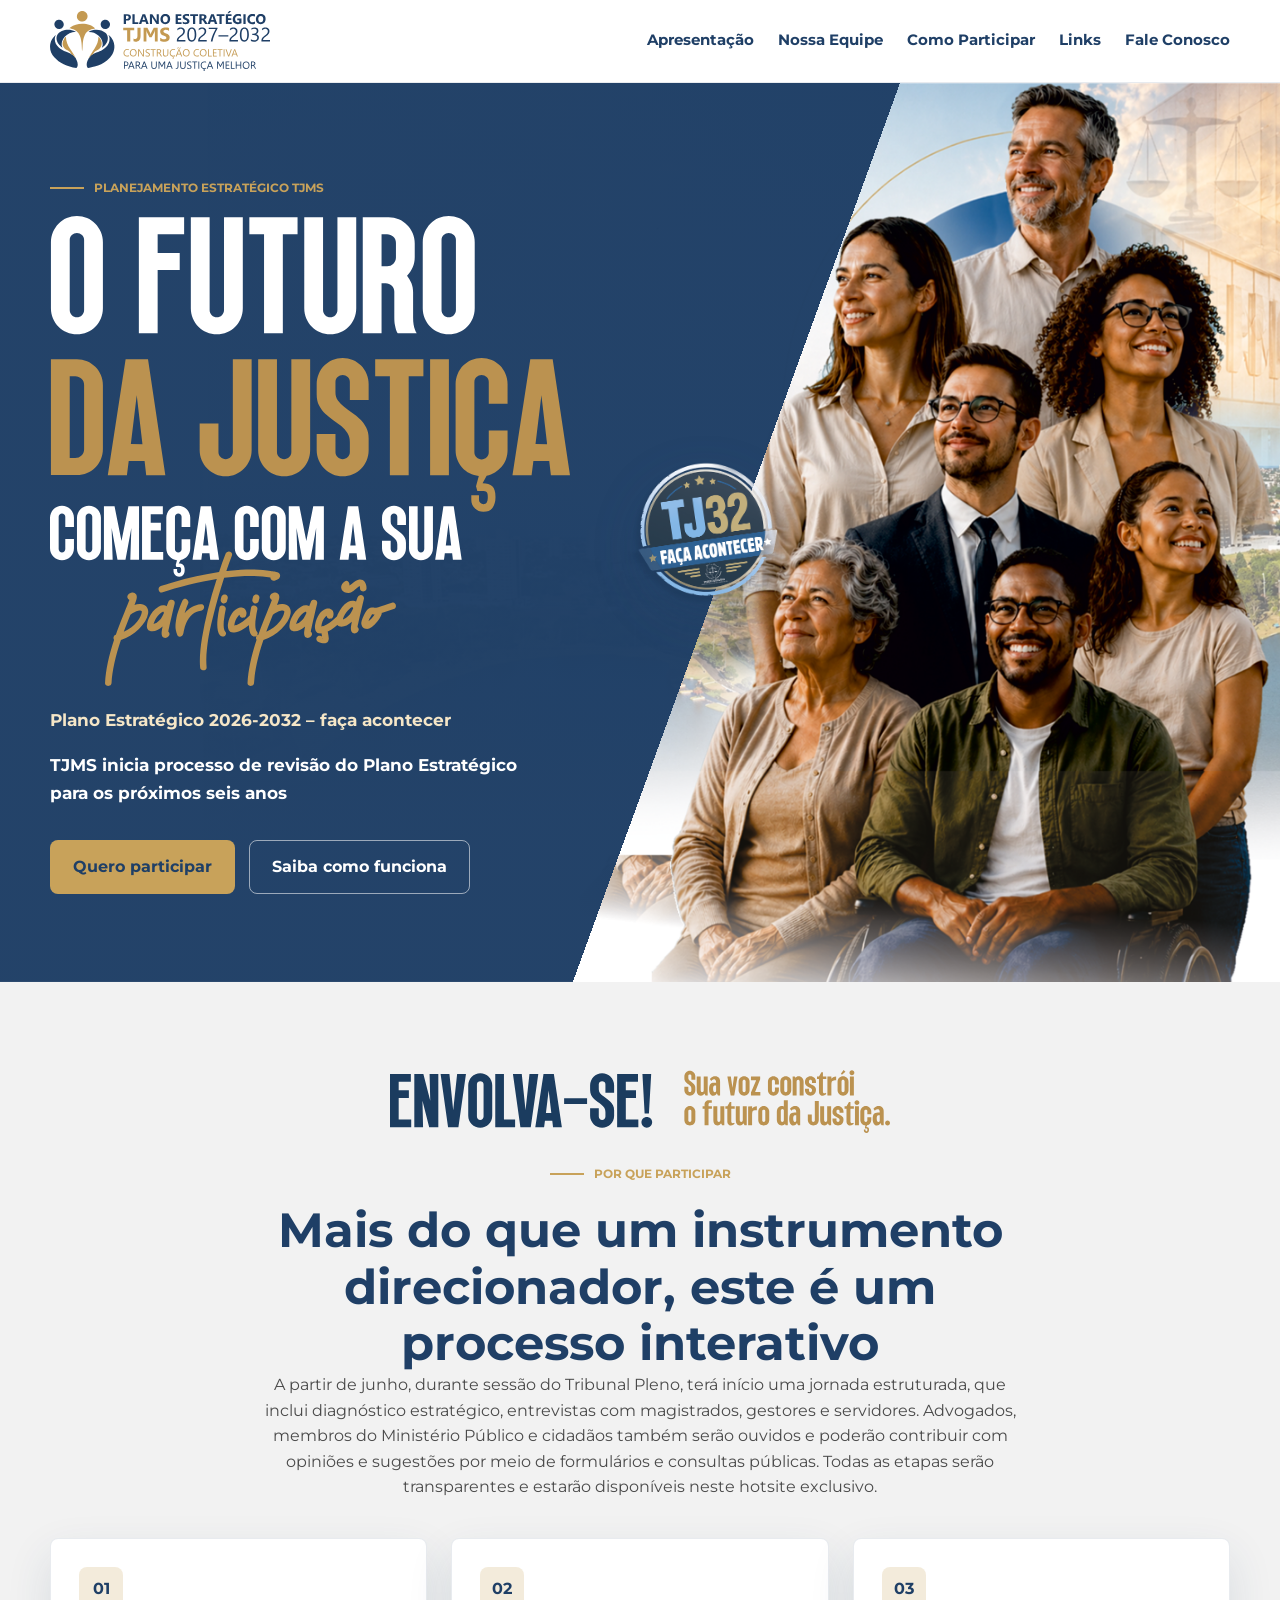
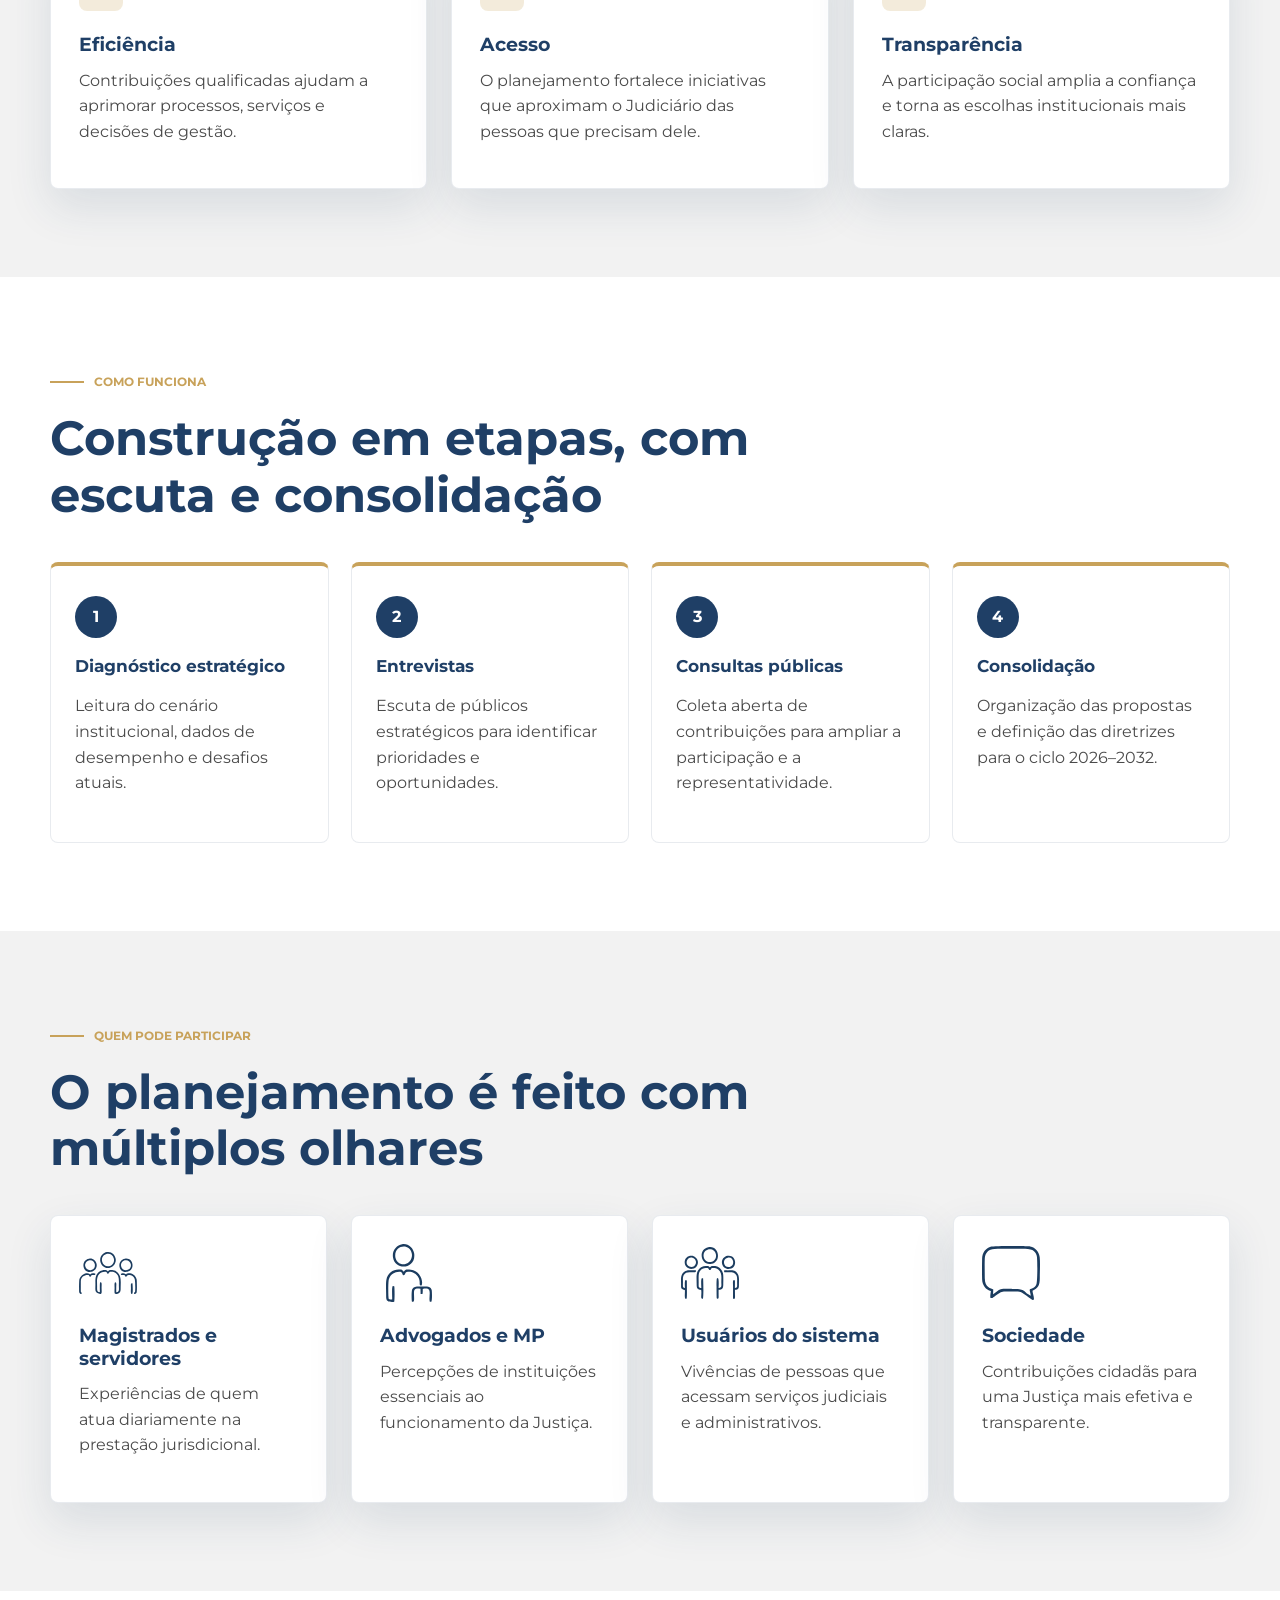
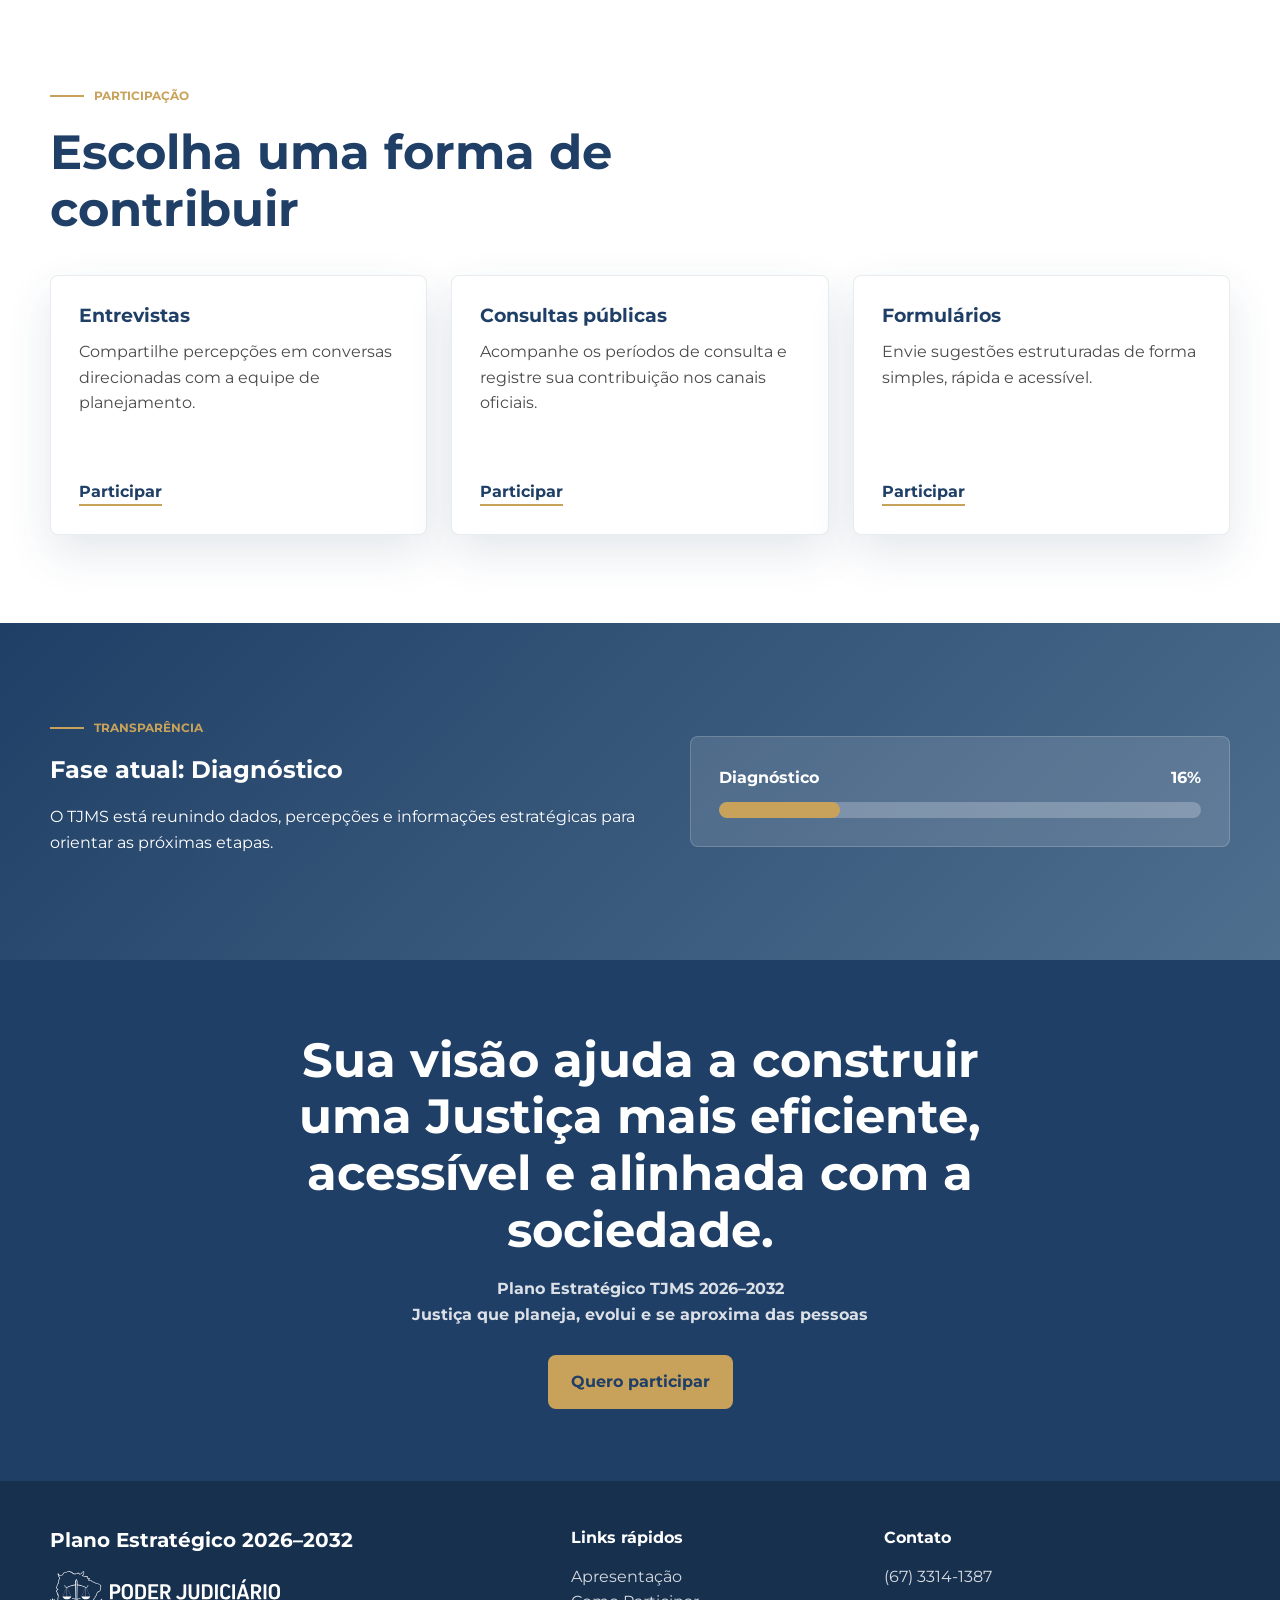
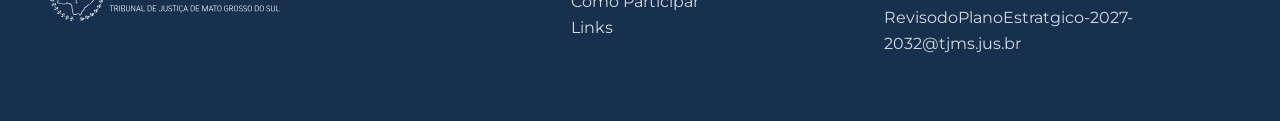
<file: index.html>
<!DOCTYPE html>
<html lang="pt-BR">
<head>
  <meta charset="UTF-8">
  <meta name="viewport" content="width=device-width, initial-scale=1.0">
  <meta name="description" content="Hotsite do Plano Estratégico 2026–2032 do Tribunal de Justiça de Mato Grosso do Sul.">
  <title>Plano Estratégico 2026–2032 | TJMS</title>
  <link rel="preconnect" href="https://fonts.googleapis.com">
  <link rel="preconnect" href="https://fonts.gstatic.com" crossorigin>
  <link href="https://fonts.googleapis.com/css2?family=Montserrat:wght@400;700&display=swap" rel="stylesheet">
  <link rel="stylesheet" href="style.css">
</head>
<body>
  <header class="site-header" id="topo">
    <nav class="navbar container" aria-label="Navegação principal">
      <a class="brand" href="index.html" aria-label="Página inicial do Plano Estratégico TJMS">
        <img class="brand-logo" src="imagens/logo-planejamento-estrategido0.svg" alt="Plano Estratégico TJMS 2026–2032">
      </a>
      <button class="menu-toggle" type="button" aria-label="Abrir menu" aria-expanded="false" aria-controls="main-menu">
        <span></span>
        <span></span>
        <span></span>
      </button>
      <ul class="nav-menu" id="main-menu">
        <li><a href="apresentacao.html">Apresentação</a></li>
        <li><a href="nossa-equipe.html">Nossa Equipe</a></li>
        <li><a href="como-participar.html">Como Participar</a></li>
        <li><a href="links.html">Links</a></li>
        <li><a href="contato.html">Fale Conosco</a></li>
      </ul>
    </nav>
  </header>

  <main>
    <section class="hero section">
      <div class="container hero-grid">
        <div class="hero-copy">
          <span class="eyebrow">Planejamento Estratégico TJMS</span>
          <h1 class="hero-title-image">
            <img src="imagens/texto-futuro0.svg" alt="O futuro do Judiciário começa com a sua participação">
            <img class="hero-seal" src="imagens/selo-tj32.webp" alt="" aria-hidden="true">
          </h1>
          <p class="hero-subtitle">Plano Estratégico 2026-2032 – faça acontecer</p>
          <p class="hero-lead">TJMS inicia processo de revisão do Plano Estratégico<br> para os próximos seis anos</p>
          
          <div class="hero-actions">
            <a class="btn btn-primary" href="como-participar.html">Quero participar</a>
            <a class="btn btn-secondary" href="#como-funciona">Saiba como funciona</a>
          </div>
        </div>
      </div>
    </section>

    <section class="section importance" aria-labelledby="importancia-title">
      <div class="container">
        <div class="section-heading section-heading-centered">
          <img class="section-heading-icon" src="imagens/ico-envolva-se0.svg" alt="" aria-hidden="true">
          <span class="eyebrow">Por que participar</span>
          <h2 id="importancia-title">Mais do que um instrumento direcionador, este é um processo interativo</h2>
          <p>A partir de junho, durante sessão do Tribunal Pleno, terá início uma jornada estruturada, que inclui diagnóstico estratégico, entrevistas com magistrados, gestores e servidores. Advogados, membros do Ministério Público e cidadãos também serão ouvidos e poderão contribuir com opiniões e sugestões por meio de formulários e consultas públicas. Todas as etapas serão transparentes e estarão disponíveis neste hotsite exclusivo.</p>
        </div>
        <div class="feature-grid three">
          <article class="feature-card">
            <span class="feature-icon">01</span>
            <h3>Eficiência</h3>
            <p>Contribuições qualificadas ajudam a aprimorar processos, serviços e decisões de gestão.</p>
          </article>
          <article class="feature-card">
            <span class="feature-icon">02</span>
            <h3>Acesso</h3>
            <p>O planejamento fortalece iniciativas que aproximam o Judiciário das pessoas que precisam dele.</p>
          </article>
          <article class="feature-card">
            <span class="feature-icon">03</span>
            <h3>Transparência</h3>
            <p>A participação social amplia a confiança e torna as escolhas institucionais mais claras.</p>
          </article>
        </div>
      </div>
    </section>

    <section class="section timeline-section" id="como-funciona" aria-labelledby="timeline-title">
      <div class="container">
        <div class="section-heading">
          <span class="eyebrow">Como funciona</span>
          <h2 id="timeline-title">Construção em etapas, com escuta e consolidação</h2>
        </div>
        <ol class="timeline">
          <li>
            <span>1</span>
            <h3>Diagnóstico estratégico</h3>
            <p>Leitura do cenário institucional, dados de desempenho e desafios atuais.</p>
          </li>
          <li>
            <span>2</span>
            <h3>Entrevistas</h3>
            <p>Escuta de públicos estratégicos para identificar prioridades e oportunidades.</p>
          </li>
          <li>
            <span>3</span>
            <h3>Consultas públicas</h3>
            <p>Coleta aberta de contribuições para ampliar a participação e a representatividade.</p>
          </li>
          <li>
            <span>4</span>
            <h3>Consolidação</h3>
            <p>Organização das propostas e definição das diretrizes para o ciclo 2026–2032.</p>
          </li>
        </ol>
      </div>
    </section>

    <section class="section audience" aria-labelledby="audience-title">
      <div class="container">
        <div class="section-heading">
          <span class="eyebrow">Quem pode participar</span>
          <h2 id="audience-title">O planejamento é feito com múltiplos olhares</h2>
        </div>
        <div class="feature-grid four">
          <article class="compact-card">
            <img class="audience-icon" src="imagens/ico-magistrados0.svg" alt="" aria-hidden="true">
            <h3>Magistrados e servidores</h3>
            <p>Experiências de quem atua diariamente na prestação jurisdicional.</p>
          </article>
          <article class="compact-card">
            <img class="audience-icon" src="imagens/ico-advogados0.svg" alt="" aria-hidden="true">
            <h3>Advogados e MP</h3>
            <p>Percepções de instituições essenciais ao funcionamento da Justiça.</p>
          </article>
          <article class="compact-card">
            <img class="audience-icon" src="imagens/ico-usuarios0.svg" alt="" aria-hidden="true">
            <h3>Usuários do sistema</h3>
            <p>Vivências de pessoas que acessam serviços judiciais e administrativos.</p>
          </article>
          <article class="compact-card">
            <img class="audience-icon" src="imagens/ico-cidadaos0.svg" alt="" aria-hidden="true">
            <h3>Sociedade</h3>
            <p>Contribuições cidadãs para uma Justiça mais efetiva e transparente.</p>
          </article>
        </div>
      </div>
    </section>

    <section class="section participation" aria-labelledby="participacao-title">
      <div class="container">
        <div class="section-heading">
          <span class="eyebrow">Participação</span>
          <h2 id="participacao-title">Escolha uma forma de contribuir</h2>
        </div>
        <div class="feature-grid three">
          <article class="action-card">
            <h3>Entrevistas</h3>
            <p>Compartilhe percepções em conversas direcionadas com a equipe de planejamento.</p>
            <a class="text-link" href="como-participar.html">Participar</a>
          </article>
          <article class="action-card">
            <h3>Consultas públicas</h3>
            <p>Acompanhe os períodos de consulta e registre sua contribuição nos canais oficiais.</p>
            <a class="text-link" href="como-participar.html">Participar</a>
          </article>
          <article class="action-card">
            <h3>Formulários</h3>
            <p>Envie sugestões estruturadas de forma simples, rápida e acessível.</p>
            <a class="text-link" href="como-participar.html">Participar</a>
          </article>
        </div>
      </div>
    </section>

    <section class="section progress-section" aria-labelledby="progress-title">
      <div class="container">
        <div class="progress-box">
          <div>
            <span class="eyebrow">Transparência</span>
            <h2 id="progress-title">Fase atual: Diagnóstico</h2>
            <p>O TJMS está reunindo dados, percepções e informações estratégicas para orientar as próximas etapas.</p>
          </div>
          <div class="progress-area" data-progress="25" aria-label="Progresso do plano: etapa de diagnóstico">
            <div class="progress-meta">
              <span>Diagnóstico</span>
              <strong class="progress-value">0%</strong>
            </div>
            <div class="progress-bar">
              <span></span>
            </div>
          </div>
        </div>
      </div>
    </section>

    <section class="final-cta">
      <div class="container">
        <h2>Sua visão ajuda a construir uma Justiça mais eficiente, acessível e alinhada com a sociedade.</h2>
        <p>Plano Estratégico TJMS 2026–2032<br>Justiça que planeja, evolui e se aproxima das pessoas</p>
        <a class="btn btn-primary" href="como-participar.html">Quero participar</a>
      </div>
    </section>
  </main>

  <footer class="site-footer">
    <div class="container footer-grid">
      <div>
        <h2>Plano Estratégico 2026–2032</h2>
        <img class="footer-logo" src="imagens/logo-tjms0.svg" alt="Tribunal de Justiça de Mato Grosso do Sul">
      </div>
      <div>
        <h3>Links rápidos</h3>
        <ul>
          <li><a href="apresentacao.html">Apresentação</a></li>
          <li><a href="como-participar.html">Como Participar</a></li>
          <li><a href="links.html">Links</a></li>
        </ul>
      </div>
      <div>
        <h3>Contato</h3>
        <p>(67) 3314-1387</p>
        <p><a href="mailto:RevisodoPlanoEstratgico-2027-2032@tjms.jus.br">RevisodoPlanoEstratgico-2027-2032@tjms.jus.br</a></p>
      </div>
    </div>
  </footer>

  <script src="script.js"></script>
</body>
</html>
</file>
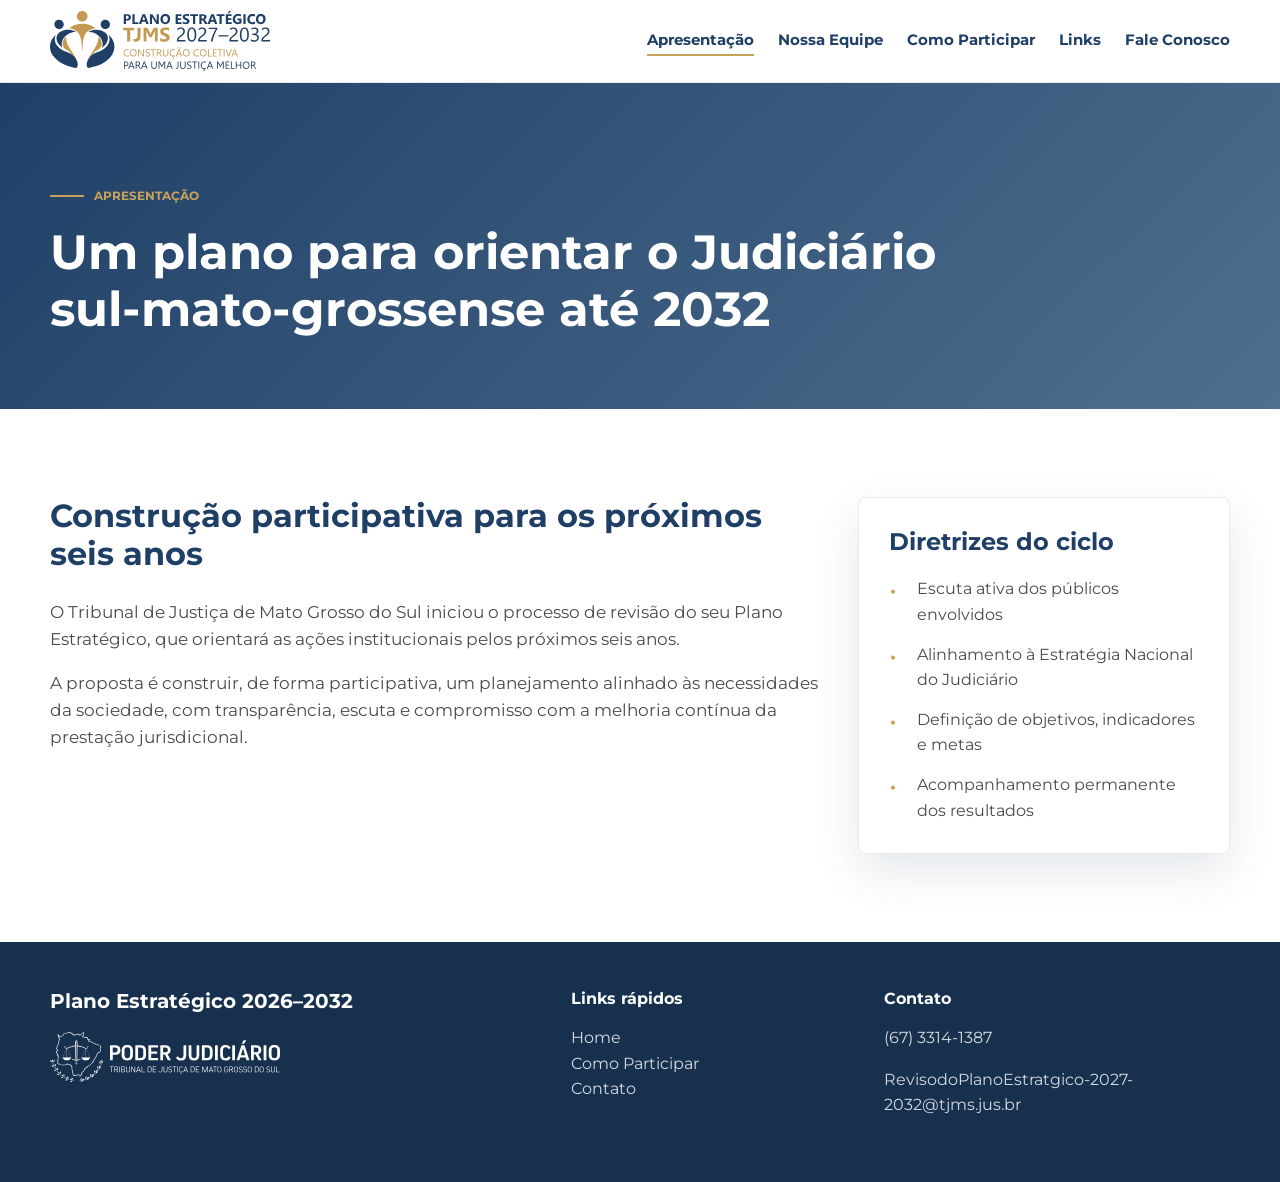
<file: apresentacao.html>
<!DOCTYPE html>
<html lang="pt-BR">
<head>
  <meta charset="UTF-8">
  <meta name="viewport" content="width=device-width, initial-scale=1.0">
  <meta name="description" content="Apresentação institucional do Plano Estratégico 2026–2032 do TJMS.">
  <title>Apresentação | Plano Estratégico 2026–2032 TJMS</title>
  <link rel="preconnect" href="https://fonts.googleapis.com">
  <link rel="preconnect" href="https://fonts.gstatic.com" crossorigin>
  <link href="https://fonts.googleapis.com/css2?family=Montserrat:wght@400;700&display=swap" rel="stylesheet">
  <link rel="stylesheet" href="style.css">
</head>
<body>
  <header class="site-header" id="topo">
    <nav class="navbar container" aria-label="Navegação principal">
      <a class="brand" href="index.html" aria-label="Página inicial do Plano Estratégico TJMS"><img class="brand-logo" src="imagens/logo-planejamento-estrategido0.svg" alt="Plano Estratégico TJMS 2026–2032"></a>
      <button class="menu-toggle" type="button" aria-label="Abrir menu" aria-expanded="false" aria-controls="main-menu"><span></span><span></span><span></span></button>
      <ul class="nav-menu" id="main-menu">
        <li><a href="apresentacao.html">Apresentação</a></li>
        <li><a href="nossa-equipe.html">Nossa Equipe</a></li>
        <li><a href="como-participar.html">Como Participar</a></li>
        <li><a href="links.html">Links</a></li>
        <li><a href="contato.html">Fale Conosco</a></li>
      </ul>
    </nav>
  </header>

  <main>
    <section class="page-hero">
      <div class="container">
        <span class="eyebrow">Apresentação</span>
        <h1>Um plano para orientar o Judiciário sul-mato-grossense até 2032</h1>
      </div>
    </section>

    <section class="section content-section">
      <div class="container content-grid">
        <article class="rich-text">
          <h2>Construção participativa para os próximos seis anos</h2>
          <p>O Tribunal de Justiça de Mato Grosso do Sul iniciou o processo de revisão do seu Plano Estratégico, que orientará as ações institucionais pelos próximos seis anos.</p>
          <p>A proposta é construir, de forma participativa, um planejamento alinhado às necessidades da sociedade, com transparência, escuta e compromisso com a melhoria contínua da prestação jurisdicional.</p>
        </article>

        <aside class="info-panel">
          <h2>Diretrizes do ciclo</h2>
          <ul class="check-list">
            <li>Escuta ativa dos públicos envolvidos</li>
            <li>Alinhamento à Estratégia Nacional do Judiciário</li>
            <li>Definição de objetivos, indicadores e metas</li>
            <li>Acompanhamento permanente dos resultados</li>
          </ul>
        </aside>
      </div>
    </section>
  </main>

  <footer class="site-footer">
    <div class="container footer-grid">
      <div><h2>Plano Estratégico 2026–2032</h2><img class="footer-logo" src="imagens/logo-tjms0.svg" alt="Tribunal de Justiça de Mato Grosso do Sul"></div>
      <div><h3>Links rápidos</h3><ul><li><a href="index.html">Home</a></li><li><a href="como-participar.html">Como Participar</a></li><li><a href="contato.html">Contato</a></li></ul></div>
      <div><h3>Contato</h3><p>(67) 3314-1387</p><p><a href="mailto:RevisodoPlanoEstratgico-2027-2032@tjms.jus.br">RevisodoPlanoEstratgico-2027-2032@tjms.jus.br</a></p></div>
    </div>
  </footer>
  <script src="script.js"></script>
</body>
</html>
</file>
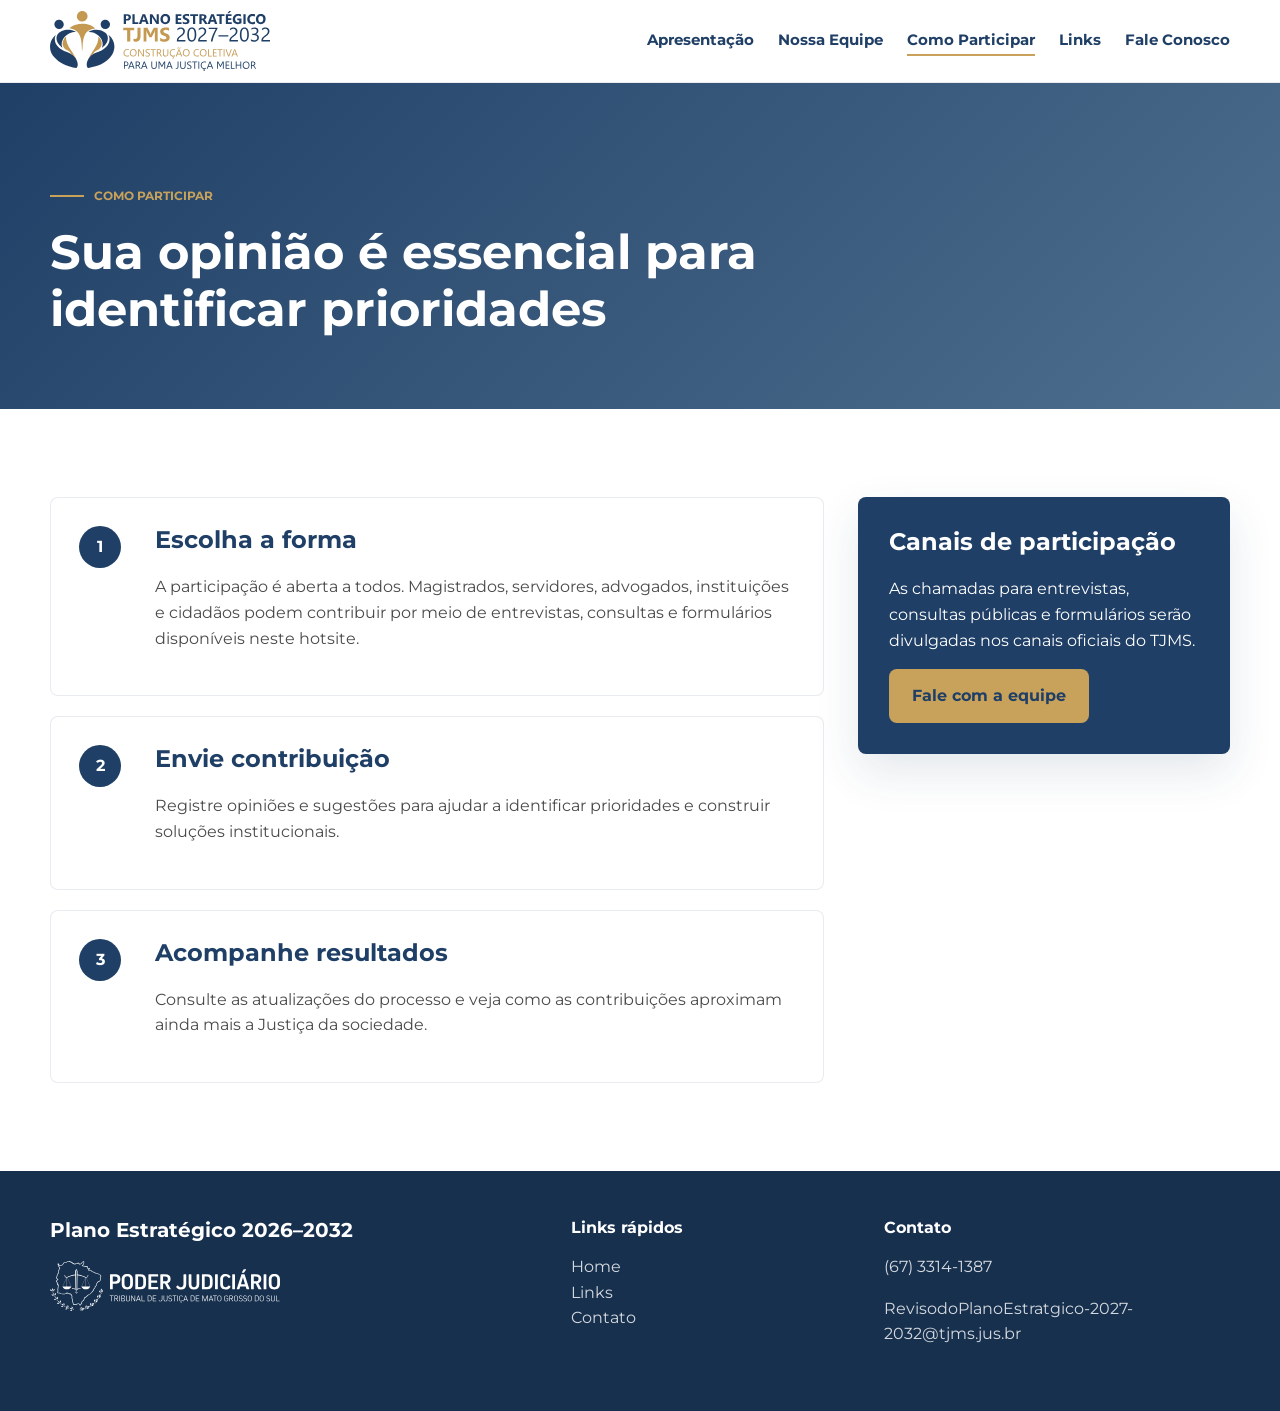
<file: como-participar.html>
<!DOCTYPE html>
<html lang="pt-BR">
<head>
  <meta charset="UTF-8">
  <meta name="viewport" content="width=device-width, initial-scale=1.0">
  <meta name="description" content="Como participar da construção do Plano Estratégico 2026–2032 do TJMS.">
  <title>Como Participar | Plano Estratégico 2026–2032 TJMS</title>
  <link rel="preconnect" href="https://fonts.googleapis.com">
  <link rel="preconnect" href="https://fonts.gstatic.com" crossorigin>
  <link href="https://fonts.googleapis.com/css2?family=Montserrat:wght@400;700&display=swap" rel="stylesheet">
  <link rel="stylesheet" href="style.css">
</head>
<body>
  <header class="site-header" id="topo">
    <nav class="navbar container" aria-label="Navegação principal">
      <a class="brand" href="index.html" aria-label="Página inicial do Plano Estratégico TJMS"><img class="brand-logo" src="imagens/logo-planejamento-estrategido0.svg" alt="Plano Estratégico TJMS 2026–2032"></a>
      <button class="menu-toggle" type="button" aria-label="Abrir menu" aria-expanded="false" aria-controls="main-menu"><span></span><span></span><span></span></button>
      <ul class="nav-menu" id="main-menu">
        <li><a href="apresentacao.html">Apresentação</a></li>
        <li><a href="nossa-equipe.html">Nossa Equipe</a></li>
        <li><a href="como-participar.html">Como Participar</a></li>
        <li><a href="links.html">Links</a></li>
        <li><a href="contato.html">Fale Conosco</a></li>
      </ul>
    </nav>
  </header>

  <main>
    <section class="page-hero">
      <div class="container">
        <span class="eyebrow">Como Participar</span>
        <h1>Sua opinião é essencial para identificar prioridades</h1>
      </div>
    </section>

    <section class="section">
      <div class="container steps-layout">
        <ol class="step-list">
          <li>
            <span>1</span>
            <div>
              <h2>Escolha a forma</h2>
          <p>A participação é aberta a todos. Magistrados, servidores, advogados, instituições e cidadãos podem contribuir por meio de entrevistas, consultas e formulários disponíveis neste hotsite.</p>
            </div>
          </li>
          <li>
            <span>2</span>
            <div>
              <h2>Envie contribuição</h2>
              <p>Registre opiniões e sugestões para ajudar a identificar prioridades e construir soluções institucionais.</p>
            </div>
          </li>
          <li>
            <span>3</span>
            <div>
              <h2>Acompanhe resultados</h2>
              <p>Consulte as atualizações do processo e veja como as contribuições aproximam ainda mais a Justiça da sociedade.</p>
            </div>
          </li>
        </ol>

        <aside class="info-panel highlight-panel">
          <h2>Canais de participação</h2>
          <p>As chamadas para entrevistas, consultas públicas e formulários serão divulgadas nos canais oficiais do TJMS.</p>
          <a class="btn btn-primary" href="contato.html">Fale com a equipe</a>
        </aside>
      </div>
    </section>
  </main>

  <footer class="site-footer">
    <div class="container footer-grid">
      <div><h2>Plano Estratégico 2026–2032</h2><img class="footer-logo" src="imagens/logo-tjms0.svg" alt="Tribunal de Justiça de Mato Grosso do Sul"></div>
      <div><h3>Links rápidos</h3><ul><li><a href="index.html">Home</a></li><li><a href="links.html">Links</a></li><li><a href="contato.html">Contato</a></li></ul></div>
      <div><h3>Contato</h3><p>(67) 3314-1387</p><p><a href="mailto:RevisodoPlanoEstratgico-2027-2032@tjms.jus.br">RevisodoPlanoEstratgico-2027-2032@tjms.jus.br</a></p></div>
    </div>
  </footer>
  <script src="script.js"></script>
</body>
</html>
</file>
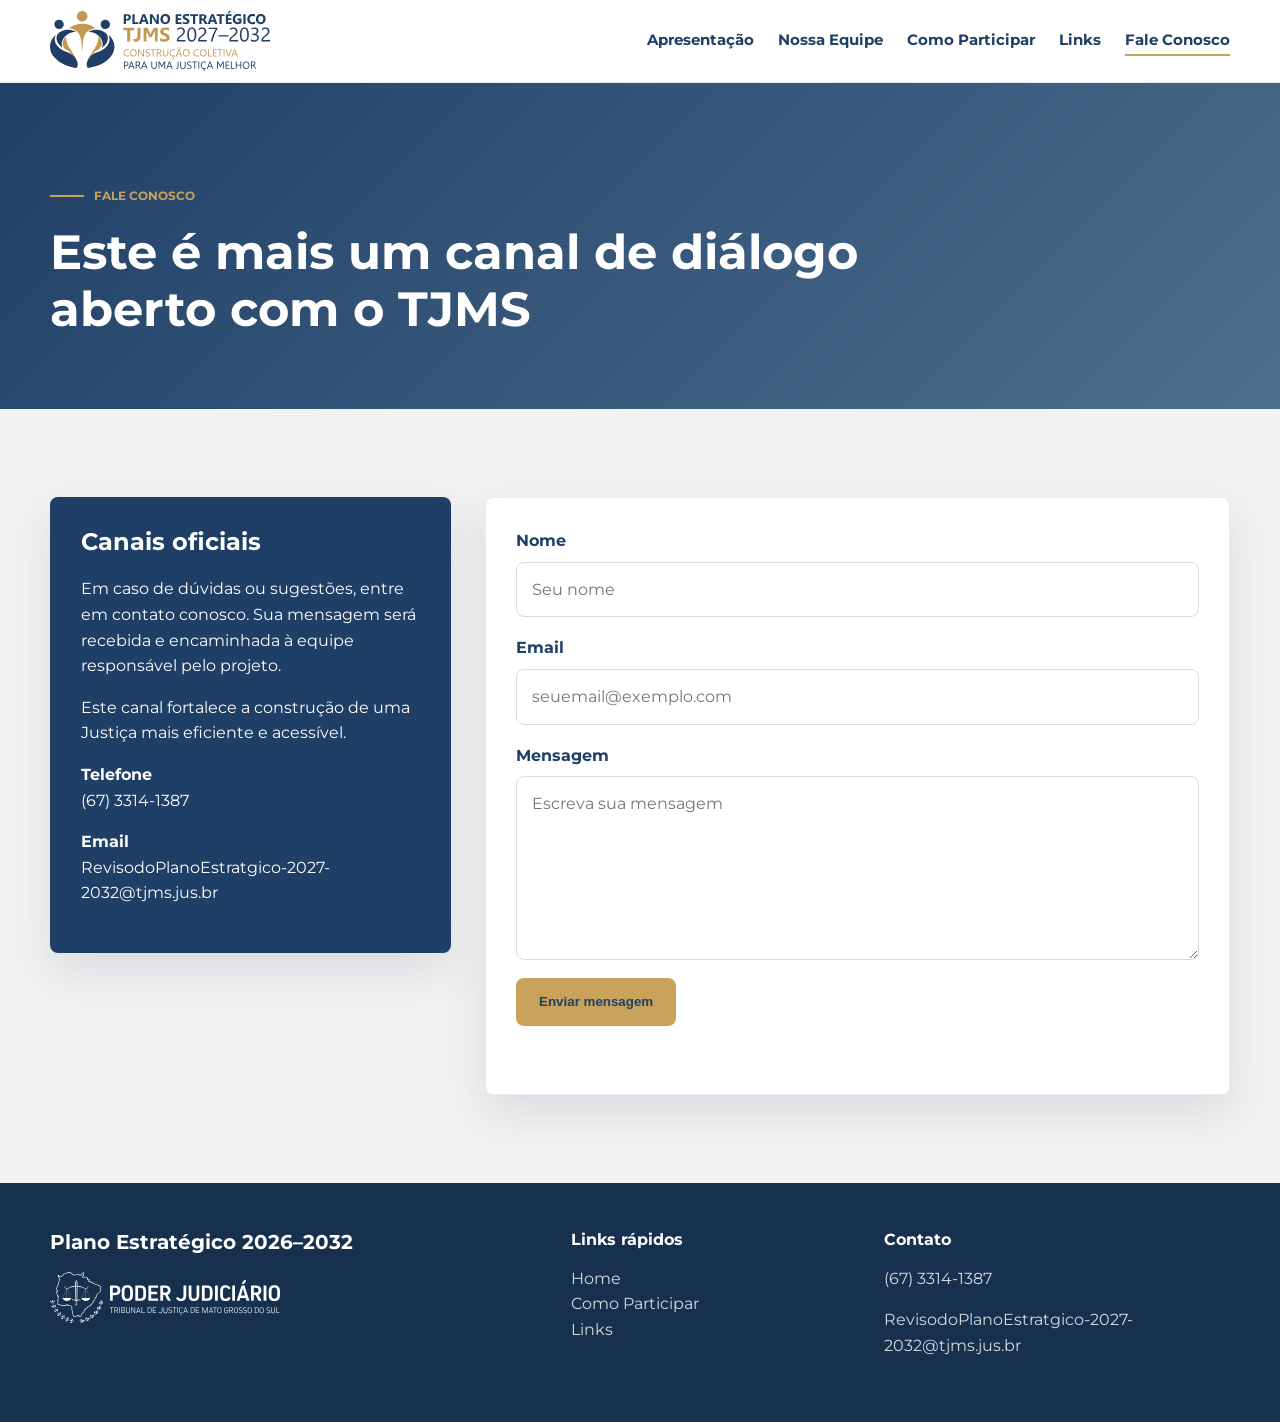
<file: contato.html>
<!DOCTYPE html>
<html lang="pt-BR">
<head>
  <meta charset="UTF-8">
  <meta name="viewport" content="width=device-width, initial-scale=1.0">
  <meta name="description" content="Contato do Plano Estratégico 2026–2032 do TJMS.">
  <title>Fale Conosco | Plano Estratégico 2026–2032 TJMS</title>
  <link rel="preconnect" href="https://fonts.googleapis.com">
  <link rel="preconnect" href="https://fonts.gstatic.com" crossorigin>
  <link href="https://fonts.googleapis.com/css2?family=Montserrat:wght@400;700&display=swap" rel="stylesheet">
  <link rel="stylesheet" href="style.css">
</head>
<body>
  <header class="site-header" id="topo">
    <nav class="navbar container" aria-label="Navegação principal">
      <a class="brand" href="index.html" aria-label="Página inicial do Plano Estratégico TJMS"><img class="brand-logo" src="imagens/logo-planejamento-estrategido0.svg" alt="Plano Estratégico TJMS 2026–2032"></a>
      <button class="menu-toggle" type="button" aria-label="Abrir menu" aria-expanded="false" aria-controls="main-menu"><span></span><span></span><span></span></button>
      <ul class="nav-menu" id="main-menu">
        <li><a href="apresentacao.html">Apresentação</a></li>
        <li><a href="nossa-equipe.html">Nossa Equipe</a></li>
        <li><a href="como-participar.html">Como Participar</a></li>
        <li><a href="links.html">Links</a></li>
        <li><a href="contato.html">Fale Conosco</a></li>
      </ul>
    </nav>
  </header>

  <main>
    <section class="page-hero">
      <div class="container">
        <span class="eyebrow">Fale Conosco</span>
        <h1>Este é mais um canal de diálogo aberto com o TJMS</h1>
      </div>
    </section>

    <section class="section contact-section">
      <div class="container contact-grid">
        <aside class="contact-info">
          <h2>Canais oficiais</h2>
          <p>Em caso de dúvidas ou sugestões, entre em contato conosco. Sua mensagem será recebida e encaminhada à equipe responsável pelo projeto.</p>
          <p>Este canal fortalece a construção de uma Justiça mais eficiente e acessível.</p>
          <p><strong>Telefone</strong><br>(67) 3314-1387</p>
          <p><strong>Email</strong><br><a href="mailto:RevisodoPlanoEstratgico-2027-2032@tjms.jus.br">RevisodoPlanoEstratgico-2027-2032@tjms.jus.br</a></p>
        </aside>

        <form class="contact-form" action="#" method="post">
          <div class="form-field">
            <label for="nome">Nome</label>
            <input type="text" id="nome" name="nome" placeholder="Seu nome" required>
          </div>
          <div class="form-field">
            <label for="email">Email</label>
            <input type="email" id="email" name="email" placeholder="seuemail@exemplo.com" required>
          </div>
          <div class="form-field">
            <label for="mensagem">Mensagem</label>
            <textarea id="mensagem" name="mensagem" rows="6" placeholder="Escreva sua mensagem" required></textarea>
          </div>
          <button class="btn btn-primary" type="submit">Enviar mensagem</button>
          <p class="form-feedback" role="status" aria-live="polite"></p>
        </form>
      </div>
    </section>
  </main>

  <footer class="site-footer">
    <div class="container footer-grid">
      <div><h2>Plano Estratégico 2026–2032</h2><img class="footer-logo" src="imagens/logo-tjms0.svg" alt="Tribunal de Justiça de Mato Grosso do Sul"></div>
      <div><h3>Links rápidos</h3><ul><li><a href="index.html">Home</a></li><li><a href="como-participar.html">Como Participar</a></li><li><a href="links.html">Links</a></li></ul></div>
      <div><h3>Contato</h3><p>(67) 3314-1387</p><p><a href="mailto:RevisodoPlanoEstratgico-2027-2032@tjms.jus.br">RevisodoPlanoEstratgico-2027-2032@tjms.jus.br</a></p></div>
    </div>
  </footer>
  <script src="script.js"></script>
</body>
</html>
</file>
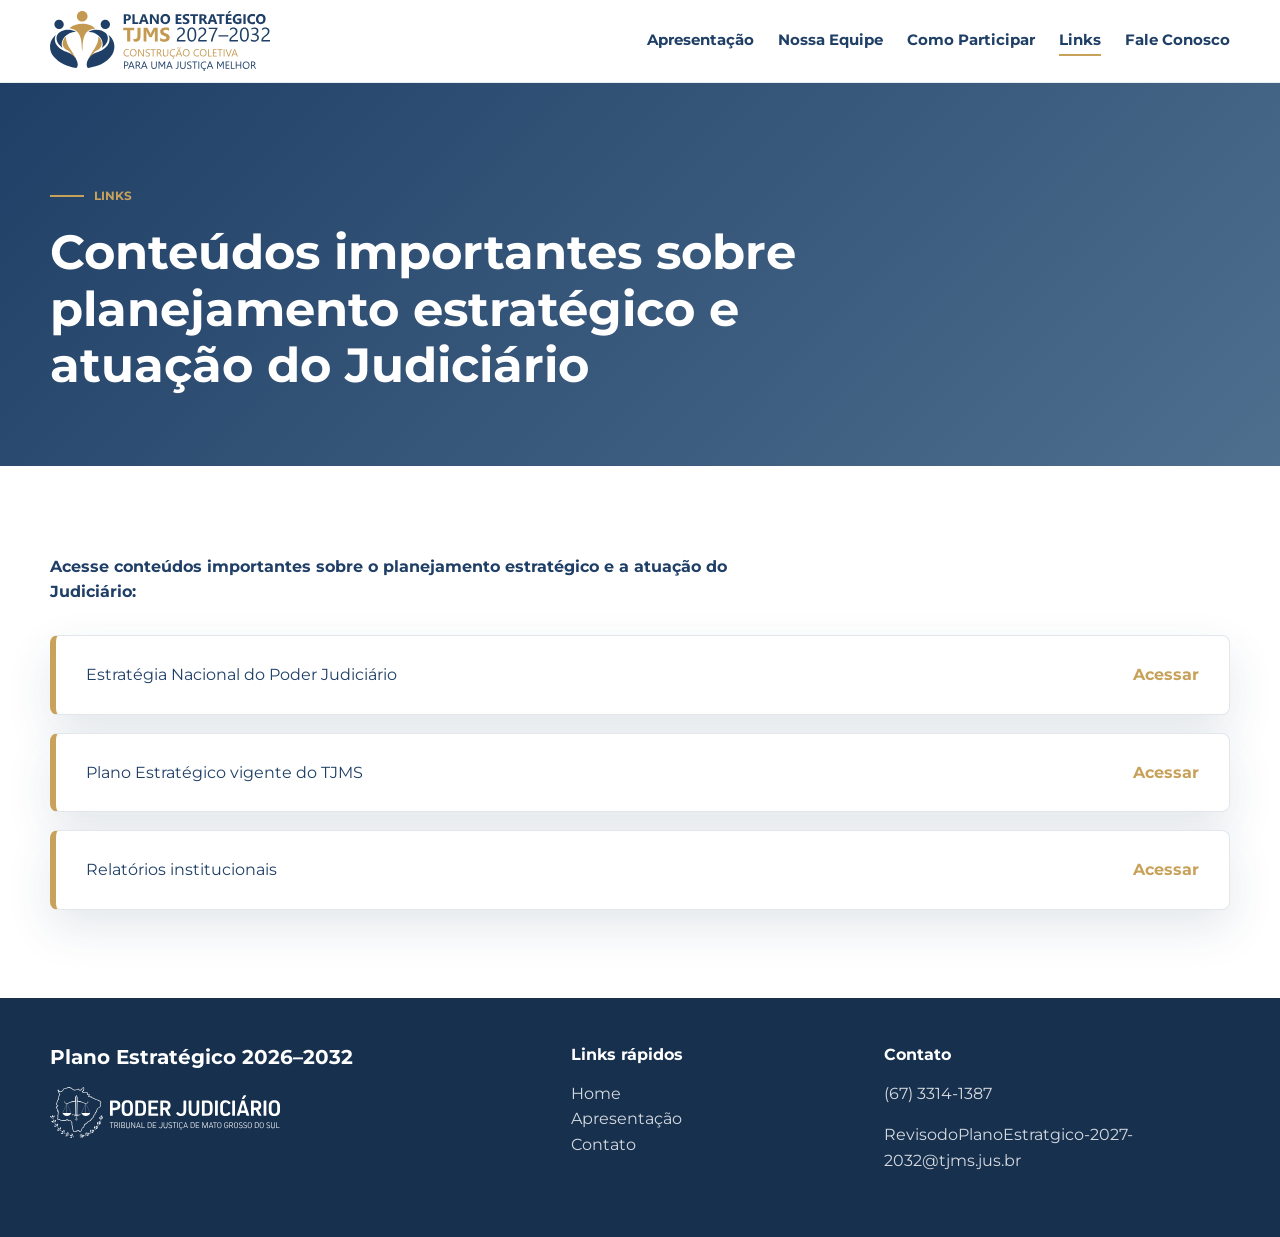
<file: links.html>
<!DOCTYPE html>
<html lang="pt-BR">
<head>
  <meta charset="UTF-8">
  <meta name="viewport" content="width=device-width, initial-scale=1.0">
  <meta name="description" content="Links úteis sobre estratégia e planejamento do Judiciário.">
  <title>Links | Plano Estratégico 2026–2032 TJMS</title>
  <link rel="preconnect" href="https://fonts.googleapis.com">
  <link rel="preconnect" href="https://fonts.gstatic.com" crossorigin>
  <link href="https://fonts.googleapis.com/css2?family=Montserrat:wght@400;700&display=swap" rel="stylesheet">
  <link rel="stylesheet" href="style.css">
</head>
<body>
  <header class="site-header" id="topo">
    <nav class="navbar container" aria-label="Navegação principal">
      <a class="brand" href="index.html" aria-label="Página inicial do Plano Estratégico TJMS"><img class="brand-logo" src="imagens/logo-planejamento-estrategido0.svg" alt="Plano Estratégico TJMS 2026–2032"></a>
      <button class="menu-toggle" type="button" aria-label="Abrir menu" aria-expanded="false" aria-controls="main-menu"><span></span><span></span><span></span></button>
      <ul class="nav-menu" id="main-menu">
        <li><a href="apresentacao.html">Apresentação</a></li>
        <li><a href="nossa-equipe.html">Nossa Equipe</a></li>
        <li><a href="como-participar.html">Como Participar</a></li>
        <li><a href="links.html">Links</a></li>
        <li><a href="contato.html">Fale Conosco</a></li>
      </ul>
    </nav>
  </header>

  <main>
    <section class="page-hero">
      <div class="container">
        <span class="eyebrow">Links</span>
        <h1>Conteúdos importantes sobre planejamento estratégico e atuação do Judiciário</h1>
      </div>
    </section>

    <section class="section">
      <div class="container links-list">
        <p class="links-intro">Acesse conteúdos importantes sobre o planejamento estratégico e a atuação do Judiciário:</p>
        <a class="resource-link" href="#" aria-label="Acessar Estratégia Nacional do Judiciário">
          <span>Estratégia Nacional do Poder Judiciário</span>
          <strong>Acessar</strong>
        </a>
        <a class="resource-link" href="#" aria-label="Acessar Plano vigente">
          <span>Plano Estratégico vigente do TJMS</span>
          <strong>Acessar</strong>
        </a>
        <a class="resource-link" href="#" aria-label="Acessar Relatórios">
          <span>Relatórios institucionais</span>
          <strong>Acessar</strong>
        </a>
      </div>
    </section>
  </main>

  <footer class="site-footer">
    <div class="container footer-grid">
      <div><h2>Plano Estratégico 2026–2032</h2><img class="footer-logo" src="imagens/logo-tjms0.svg" alt="Tribunal de Justiça de Mato Grosso do Sul"></div>
      <div><h3>Links rápidos</h3><ul><li><a href="index.html">Home</a></li><li><a href="apresentacao.html">Apresentação</a></li><li><a href="contato.html">Contato</a></li></ul></div>
      <div><h3>Contato</h3><p>(67) 3314-1387</p><p><a href="mailto:RevisodoPlanoEstratgico-2027-2032@tjms.jus.br">RevisodoPlanoEstratgico-2027-2032@tjms.jus.br</a></p></div>
    </div>
  </footer>
  <script src="script.js"></script>
</body>
</html>
</file>
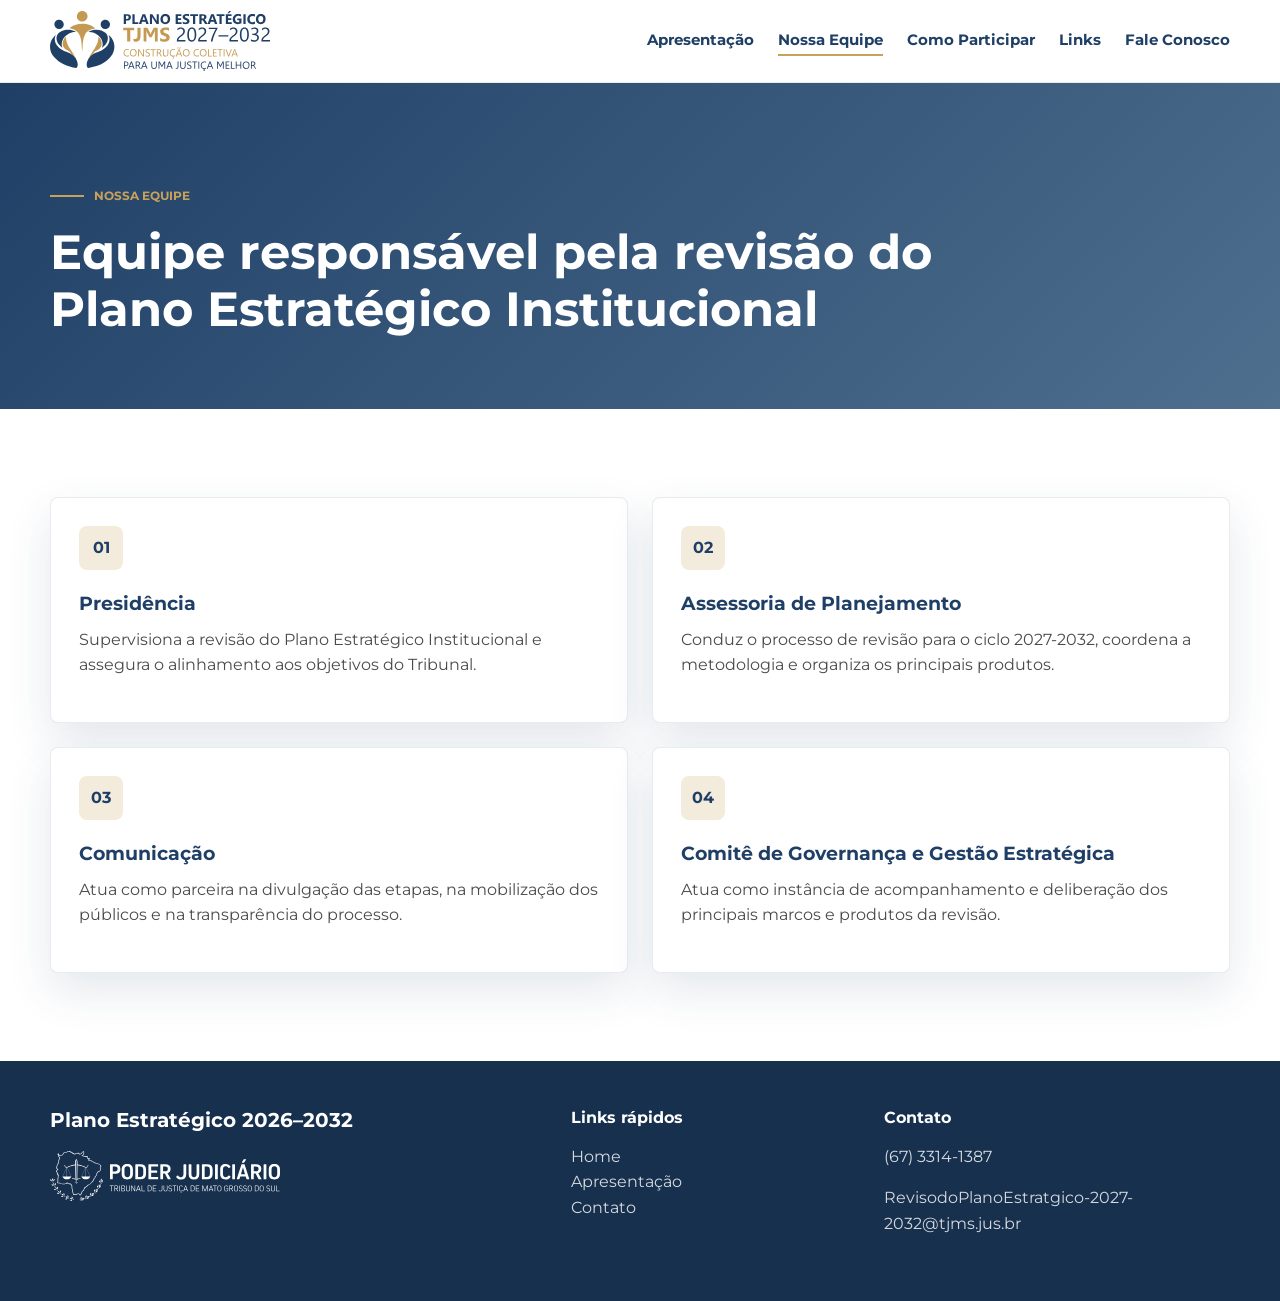
<file: nossa-equipe.html>
<!DOCTYPE html>
<html lang="pt-BR">
<head>
  <meta charset="UTF-8">
  <meta name="viewport" content="width=device-width, initial-scale=1.0">
  <meta name="description" content="Equipe responsável pelo Plano Estratégico 2026–2032 do TJMS.">
  <title>Nossa Equipe | Plano Estratégico 2026–2032 TJMS</title>
  <link rel="preconnect" href="https://fonts.googleapis.com">
  <link rel="preconnect" href="https://fonts.gstatic.com" crossorigin>
  <link href="https://fonts.googleapis.com/css2?family=Montserrat:wght@400;700&display=swap" rel="stylesheet">
  <link rel="stylesheet" href="style.css">
</head>
<body>
  <header class="site-header" id="topo">
    <nav class="navbar container" aria-label="Navegação principal">
      <a class="brand" href="index.html" aria-label="Página inicial do Plano Estratégico TJMS"><img class="brand-logo" src="imagens/logo-planejamento-estrategido0.svg" alt="Plano Estratégico TJMS 2026–2032"></a>
      <button class="menu-toggle" type="button" aria-label="Abrir menu" aria-expanded="false" aria-controls="main-menu"><span></span><span></span><span></span></button>
      <ul class="nav-menu" id="main-menu">
        <li><a href="apresentacao.html">Apresentação</a></li>
        <li><a href="nossa-equipe.html">Nossa Equipe</a></li>
        <li><a href="como-participar.html">Como Participar</a></li>
        <li><a href="links.html">Links</a></li>
        <li><a href="contato.html">Fale Conosco</a></li>
      </ul>
    </nav>
  </header>

  <main>
    <section class="page-hero">
      <div class="container">
        <span class="eyebrow">Nossa Equipe</span>
        <h1>Equipe responsável pela revisão do Plano Estratégico Institucional</h1>
      </div>
    </section>

    <section class="section">
      <div class="container team-grid">
        <article class="team-card">
          <span>01</span>
          <h2>Presidência</h2>
          <p>Supervisiona a revisão do Plano Estratégico Institucional e assegura o alinhamento aos objetivos do Tribunal.</p>
        </article>
        <article class="team-card">
          <span>02</span>
          <h2>Assessoria de Planejamento</h2>
          <p>Conduz o processo de revisão para o ciclo 2027-2032, coordena a metodologia e organiza os principais produtos.</p>
        </article>
        <article class="team-card">
          <span>03</span>
          <h2>Comunicação</h2>
          <p>Atua como parceira na divulgação das etapas, na mobilização dos públicos e na transparência do processo.</p>
        </article>
        <article class="team-card">
          <span>04</span>
          <h2>Comitê de Governança e Gestão Estratégica</h2>
          <p>Atua como instância de acompanhamento e deliberação dos principais marcos e produtos da revisão.</p>
        </article>
      </div>
    </section>
  </main>

  <footer class="site-footer">
    <div class="container footer-grid">
      <div><h2>Plano Estratégico 2026–2032</h2><img class="footer-logo" src="imagens/logo-tjms0.svg" alt="Tribunal de Justiça de Mato Grosso do Sul"></div>
      <div><h3>Links rápidos</h3><ul><li><a href="index.html">Home</a></li><li><a href="apresentacao.html">Apresentação</a></li><li><a href="contato.html">Contato</a></li></ul></div>
      <div><h3>Contato</h3><p>(67) 3314-1387</p><p><a href="mailto:RevisodoPlanoEstratgico-2027-2032@tjms.jus.br">RevisodoPlanoEstratgico-2027-2032@tjms.jus.br</a></p></div>
    </div>
  </footer>
  <script src="script.js"></script>
</body>
</html>
</file>
<file: style.css>
:root {
  --blue: #1F3F66;
  --blue-light: #4F6F8F;
  --gold: #C8A25A;
  --text: #4A4A4A;
  --light: #F2F2F2;
  --white: #FFFFFF;
  --border: #DCDCDC;
  --shadow: 0 18px 45px rgba(31, 63, 102, 0.12);
  --radius: 8px;
  --container: 1180px;
}

* {
  box-sizing: border-box;
}

html {
  scroll-behavior: smooth;
}

body {
  margin: 0;
  color: var(--text);
  background: var(--white);
  font-family: "Montserrat", Arial, sans-serif;
  line-height: 1.6;
}

body.menu-open {
  overflow: hidden;
}

a {
  color: inherit;
  text-decoration: none;
}

ul,
ol {
  margin: 0;
  padding: 0;
}

.container {
  width: min(100% - 40px, var(--container));
  margin: 0 auto;
}

.section {
  padding: 88px 0;
}

.site-header {
  position: sticky;
  top: 0;
  z-index: 20;
  background: rgba(255, 255, 255, 0.96);
  border-bottom: 1px solid rgba(31, 63, 102, 0.1);
  backdrop-filter: blur(12px);
}

.navbar {
  display: flex;
  align-items: center;
  justify-content: space-between;
  min-height: 82px;
  gap: 28px;
}

.brand {
  display: inline-flex;
  align-items: center;
  color: var(--blue);
  min-width: 190px;
}

.brand-logo {
  display: block;
  width: min(220px, 42vw);
  height: auto;
}

.nav-menu {
  display: flex;
  align-items: center;
  justify-content: flex-end;
  gap: 24px;
  list-style: none;
  color: var(--blue);
  font-size: 0.92rem;
  font-weight: 700;
}

.nav-menu a {
  position: relative;
  padding: 10px 0;
}

.nav-menu a::after {
  position: absolute;
  left: 0;
  bottom: 3px;
  width: 0;
  height: 2px;
  content: "";
  background: var(--gold);
  transition: width 180ms ease;
}

.nav-menu a:hover::after,
.nav-menu a.active::after {
  width: 100%;
}

.menu-toggle {
  display: none;
  width: 44px;
  height: 44px;
  padding: 0;
  border: 1px solid var(--border);
  border-radius: var(--radius);
  background: var(--white);
  cursor: pointer;
}

.menu-toggle span {
  display: block;
  width: 22px;
  height: 2px;
  margin: 5px auto;
  background: var(--blue);
  transition: transform 180ms ease, opacity 180ms ease;
}

.hero {
  position: relative;
  min-height: calc(100vh - 82px);
  display: flex;
  align-items: center;
  background-image:
    linear-gradient(110deg, rgba(31, 63, 102, 0.98) 0%, rgba(31, 63, 102, 0.98) 56%, transparent 56%, transparent 100%),
    url("imagens/background-topo-campanha.webp");
  background-position: center, right center;
  background-size: cover, auto 100%;
  background-repeat: no-repeat;
  color: var(--white);
}

.hero-seal {
  position: absolute;
  z-index: 2;
  top: 50%;
  left: 56%;
  width: clamp(130px, 13vw, 220px);
  height: auto;
  transform: translate(-50%, -50%);
  filter: drop-shadow(0 18px 24px rgba(31, 63, 102, 0.22));
  pointer-events: none;
}

.hero-grid {
  position: relative;
  z-index: 1;
  display: grid;
  grid-template-columns: minmax(0, 1.05fr) minmax(320px, 0.95fr);
  align-items: center;
  gap: 56px;
}

.hero-copy {
  max-width: 560px;
}

.eyebrow {
  display: inline-flex;
  align-items: center;
  gap: 10px;
  margin-bottom: 18px;
  color: var(--gold);
  font-size: 0.78rem;
  font-weight: 700;
  letter-spacing: 0;
  text-transform: uppercase;
}

.eyebrow::before {
  width: 34px;
  height: 2px;
  content: "";
  background: currentColor;
}

h1,
h2,
h3,
p {
  margin-top: 0;
}

h1,
h2,
h3 {
  color: var(--blue);
  line-height: 1.18;
}

.hero h1 {
  color: var(--white);
  margin-bottom: 20px;
  font-size: clamp(2.3rem, 6vw, 4.7rem);
  letter-spacing: 0;
}

.hero-title-image {
  max-width: 560px;
}

.hero-title-image img:not(.hero-seal) {
  display: block;
  width: min(100%, 520px);
  height: auto;
}

.hero p {
  max-width: 570px;
  font-size: 1.08rem;
}

.hero-subtitle {
  color: #F5E6C7;
  font-size: 1.2rem;
  font-weight: 700;
}

.hero-lead {
  color: var(--white);
  font-weight: 700;
  font-size: 0.8rem;
}

.hero-actions {
  display: flex;
  flex-wrap: wrap;
  gap: 14px;
  margin-top: 34px;
}

.btn {
  display: inline-flex;
  align-items: center;
  justify-content: center;
  min-height: 48px;
  padding: 13px 22px;
  border: 1px solid transparent;
  border-radius: var(--radius);
  font-weight: 700;
  transition: transform 180ms ease, background 180ms ease, border-color 180ms ease, color 180ms ease;
}

.btn:hover {
  transform: translateY(-2px);
}

.btn-primary {
  color: var(--blue);
  background: var(--gold);
}

.btn-primary:hover {
  background: #D6B66F;
}

.btn-secondary {
  color: var(--white);
  border-color: rgba(255, 255, 255, 0.55);
}

.btn-secondary:hover {
  color: var(--blue);
  background: var(--white);
}

.section-heading {
  max-width: 760px;
  margin-bottom: 38px;
}

.section-heading-centered {
  margin-right: auto;
  margin-left: auto;
  text-align: center;
}

.section-heading-centered .eyebrow {
  justify-content: center;
}

.section-heading-icon {
  display: block;
  width: min(500px, 100%);
  height: auto;
  margin: 0 auto 24px;
  object-fit: contain;
}

.section-heading h2,
.page-hero h1 {
  margin-bottom: 0;
  font-size: clamp(1.8rem, 4vw, 3rem);
}

.feature-grid {
  display: grid;
  gap: 24px;
}

.feature-grid.three {
  grid-template-columns: repeat(3, 1fr);
}

.feature-grid.four {
  grid-template-columns: repeat(4, 1fr);
}

.feature-card,
.compact-card,
.action-card,
.team-card,
.info-panel,
.contact-info,
.contact-form {
  background: var(--white);
  border: 1px solid rgba(31, 63, 102, 0.1);
  border-radius: var(--radius);
  box-shadow: var(--shadow);
}

.feature-card,
.compact-card,
.action-card,
.team-card {
  padding: 28px;
}

.feature-icon,
.team-card span {
  display: inline-grid;
  place-items: center;
  width: 44px;
  height: 44px;
  margin-bottom: 22px;
  color: var(--blue);
  background: rgba(200, 162, 90, 0.22);
  border-radius: var(--radius);
  font-weight: 700;
}

.feature-card h3,
.compact-card h3,
.action-card h3,
.team-card h2 {
  margin-bottom: 12px;
  font-size: 1.2rem;
}

.audience-icon {
  display: block;
  width: 58px;
  height: 58px;
  margin-bottom: 22px;
  object-fit: contain;
}

.importance,
.audience,
.contact-section {
  background: var(--light);
}

.timeline {
  display: grid;
  grid-template-columns: repeat(4, 1fr);
  gap: 22px;
  list-style: none;
}

.timeline li {
  padding: 30px 24px;
  background: var(--white);
  border: 1px solid rgba(31, 63, 102, 0.1);
  border-top: 4px solid var(--gold);
  border-radius: var(--radius);
}

.timeline span,
.step-list span {
  display: inline-grid;
  place-items: center;
  width: 42px;
  height: 42px;
  margin-bottom: 18px;
  color: var(--white);
  background: var(--blue);
  border-radius: 50%;
  font-weight: 700;
}

.timeline h3 {
  font-size: 1.08rem;
}

.action-card {
  display: flex;
  min-height: 260px;
  flex-direction: column;
}

.text-link {
  width: fit-content;
  margin-top: auto;
  color: var(--blue);
  font-weight: 700;
  border-bottom: 2px solid var(--gold);
}

.progress-section {
  background: linear-gradient(135deg, var(--blue), var(--blue-light));
}

.progress-box {
  display: grid;
  grid-template-columns: 1fr 0.9fr;
  align-items: center;
  gap: 40px;
  color: var(--white);
}

.progress-box h2,
.progress-box p {
  color: var(--white);
}

.progress-area {
  padding: 28px;
  background: rgba(255, 255, 255, 0.12);
  border: 1px solid rgba(255, 255, 255, 0.18);
  border-radius: var(--radius);
}

.progress-meta {
  display: flex;
  justify-content: space-between;
  margin-bottom: 12px;
  font-weight: 700;
}

.progress-bar {
  height: 16px;
  overflow: hidden;
  background: rgba(255, 255, 255, 0.24);
  border-radius: 999px;
}

.progress-bar span {
  display: block;
  width: 0;
  height: 100%;
  background: var(--gold);
  border-radius: inherit;
  transition: width 1400ms ease;
}

.final-cta {
  padding: 72px 0;
  color: var(--white);
  background: var(--blue);
  text-align: center;
}

.final-cta h2 {
  max-width: 760px;
  margin: 0 auto 28px;
  color: var(--white);
  font-size: clamp(1.8rem, 4vw, 3rem);
}

.final-cta p {
  margin: -10px auto 28px;
  color: rgba(255, 255, 255, 0.84);
  font-weight: 700;
}

.site-footer {
  padding: 48px 0;
  color: rgba(255, 255, 255, 0.82);
  background: #17304E;
}

.footer-grid {
  display: grid;
  grid-template-columns: 1.4fr 0.8fr 1fr;
  gap: 36px;
}

.site-footer h2,
.site-footer h3 {
  color: var(--white);
}

.site-footer h2 {
  font-size: 1.25rem;
}

.site-footer h3 {
  font-size: 1rem;
}

.footer-logo {
  display: block;
  width: min(230px, 100%);
  height: auto;
  margin-top: 18px;
}

.site-footer ul {
  list-style: none;
}

.site-footer a:hover {
  color: var(--gold);
}

.page-hero {
  padding: 96px 0 72px;
  color: var(--white);
  background: linear-gradient(135deg, var(--blue), var(--blue-light));
}

.page-hero h1 {
  max-width: 900px;
  color: var(--white);
}

.content-grid,
.steps-layout,
.contact-grid {
  display: grid;
  grid-template-columns: minmax(0, 1.35fr) minmax(300px, 0.65fr);
  gap: 34px;
  align-items: start;
}

.rich-text {
  max-width: 800px;
}

.rich-text h2 {
  font-size: 2rem;
}

.rich-text p {
  font-size: 1.05rem;
}

.info-panel,
.contact-info,
.contact-form {
  padding: 30px;
}

.check-list {
  display: grid;
  gap: 14px;
  list-style: none;
}

.check-list li {
  position: relative;
  padding-left: 28px;
}

.check-list li::before {
  position: absolute;
  left: 0;
  top: 0;
  color: var(--gold);
  content: "•";
  font-size: 1.7rem;
  line-height: 1;
}

.team-grid {
  display: grid;
  grid-template-columns: repeat(2, 1fr);
  gap: 24px;
}

.step-list {
  display: grid;
  gap: 20px;
  list-style: none;
}

.step-list li {
  display: grid;
  grid-template-columns: 58px 1fr;
  gap: 18px;
  padding: 28px;
  background: var(--white);
  border: 1px solid rgba(31, 63, 102, 0.1);
  border-radius: var(--radius);
}

.step-list span {
  margin: 0;
}

.highlight-panel {
  background: var(--blue);
  color: var(--white);
}

.highlight-panel h2 {
  color: var(--white);
}

.links-list {
  display: grid;
  gap: 18px;
}

.links-intro {
  max-width: 720px;
  margin-bottom: 12px;
  color: var(--blue);
  font-weight: 700;
}

.resource-link {
  display: flex;
  align-items: center;
  justify-content: space-between;
  gap: 20px;
  padding: 26px 30px;
  color: var(--blue);
  background: var(--white);
  border: 1px solid rgba(31, 63, 102, 0.12);
  border-left: 6px solid var(--gold);
  border-radius: var(--radius);
  box-shadow: var(--shadow);
  transition: transform 180ms ease, border-color 180ms ease;
}

.resource-link:hover {
  transform: translateY(-2px);
  border-color: rgba(200, 162, 90, 0.55);
}

.resource-link strong {
  color: var(--gold);
}

.contact-grid {
  grid-template-columns: minmax(280px, 0.7fr) minmax(0, 1.3fr);
}

.contact-info {
  background: var(--blue);
  color: var(--white);
}

.contact-info h2 {
  color: var(--white);
}

.contact-info a:hover {
  color: var(--gold);
}

.form-field {
  display: grid;
  gap: 8px;
  margin-bottom: 18px;
}

label {
  color: var(--blue);
  font-weight: 700;
}

input,
textarea {
  width: 100%;
  padding: 14px 15px;
  color: var(--text);
  border: 1px solid var(--border);
  border-radius: var(--radius);
  font: inherit;
}

input:focus,
textarea:focus {
  outline: 3px solid rgba(200, 162, 90, 0.28);
  border-color: var(--gold);
}

.form-feedback {
  min-height: 24px;
  margin: 14px 0 0;
  color: var(--blue);
  font-weight: 700;
}

@media (max-width: 980px) {
  .menu-toggle {
    display: inline-block;
  }

  .nav-menu {
    position: fixed;
    inset: 82px 0 auto 0;
    display: grid;
    gap: 0;
    padding: 14px 20px 24px;
    background: var(--white);
    border-bottom: 1px solid rgba(31, 63, 102, 0.1);
    box-shadow: var(--shadow);
    transform: translateY(-130%);
    transition: transform 220ms ease;
  }

  .nav-menu.open {
    transform: translateY(0);
  }

  .nav-menu a {
    display: block;
    padding: 15px 0;
  }

  .menu-toggle.open span:nth-child(1) {
    transform: translateY(7px) rotate(45deg);
  }

  .menu-toggle.open span:nth-child(2) {
    opacity: 0;
  }

  .menu-toggle.open span:nth-child(3) {
    transform: translateY(-7px) rotate(-45deg);
  }

  .hero {
    min-height: auto;
    background-image:
      linear-gradient(180deg, rgba(31, 63, 102, 0.96) 0%, rgba(31, 63, 102, 0.96) 100%),
      url("imagens/background-topo-campanha.webp");
    background-position: center, right center;
    background-size: cover, auto 100%;
    background-repeat: no-repeat;
  }

  .hero-seal {
    top: auto;
    right: 22px;
    bottom: 22px;
    left: auto;
    width: 120px;
    transform: none;
  }

  .hero-grid,
  .progress-box,
  .content-grid,
  .steps-layout,
  .contact-grid {
    grid-template-columns: 1fr;
  }

  .feature-grid.three,
  .feature-grid.four,
  .timeline,
  .team-grid,
  .footer-grid {
    grid-template-columns: 1fr 1fr;
  }
}

@media (max-width: 640px) {
  .container {
    width: min(100% - 28px, var(--container));
  }

  .section {
    padding: 64px 0;
  }

  .navbar {
    min-height: 74px;
  }

  .brand {
    min-width: 0;
  }

  .nav-menu {
    inset: 74px 0 auto 0;
  }

  .hero {
    padding-top: 38px;
    padding-bottom: 64px;
  }

  .hero-grid {
    gap: 34px;
  }

  .hero-title-image {
    position: relative;
    width: fit-content;
  }

  .hero h1 {
    font-size: 2.45rem;
  }

  .hero-title-image img:not(.hero-seal) {
    width: min(100%, 360px);
  }

  .hero-seal {
    top: 36%;
    right: 28px;
    bottom: auto;
    left: auto;
    width: 108px;
    transform: translateY(-50%);
  }

  .hero-actions,
  .btn {
    width: 100%;
  }

  .feature-grid.three,
  .feature-grid.four,
  .timeline,
  .team-grid,
  .footer-grid {
    grid-template-columns: 1fr;
  }

  .page-hero {
    padding: 72px 0 54px;
  }

  .step-list li {
    grid-template-columns: 1fr;
  }

  .resource-link {
    align-items: flex-start;
    flex-direction: column;
  }

}
</file>
